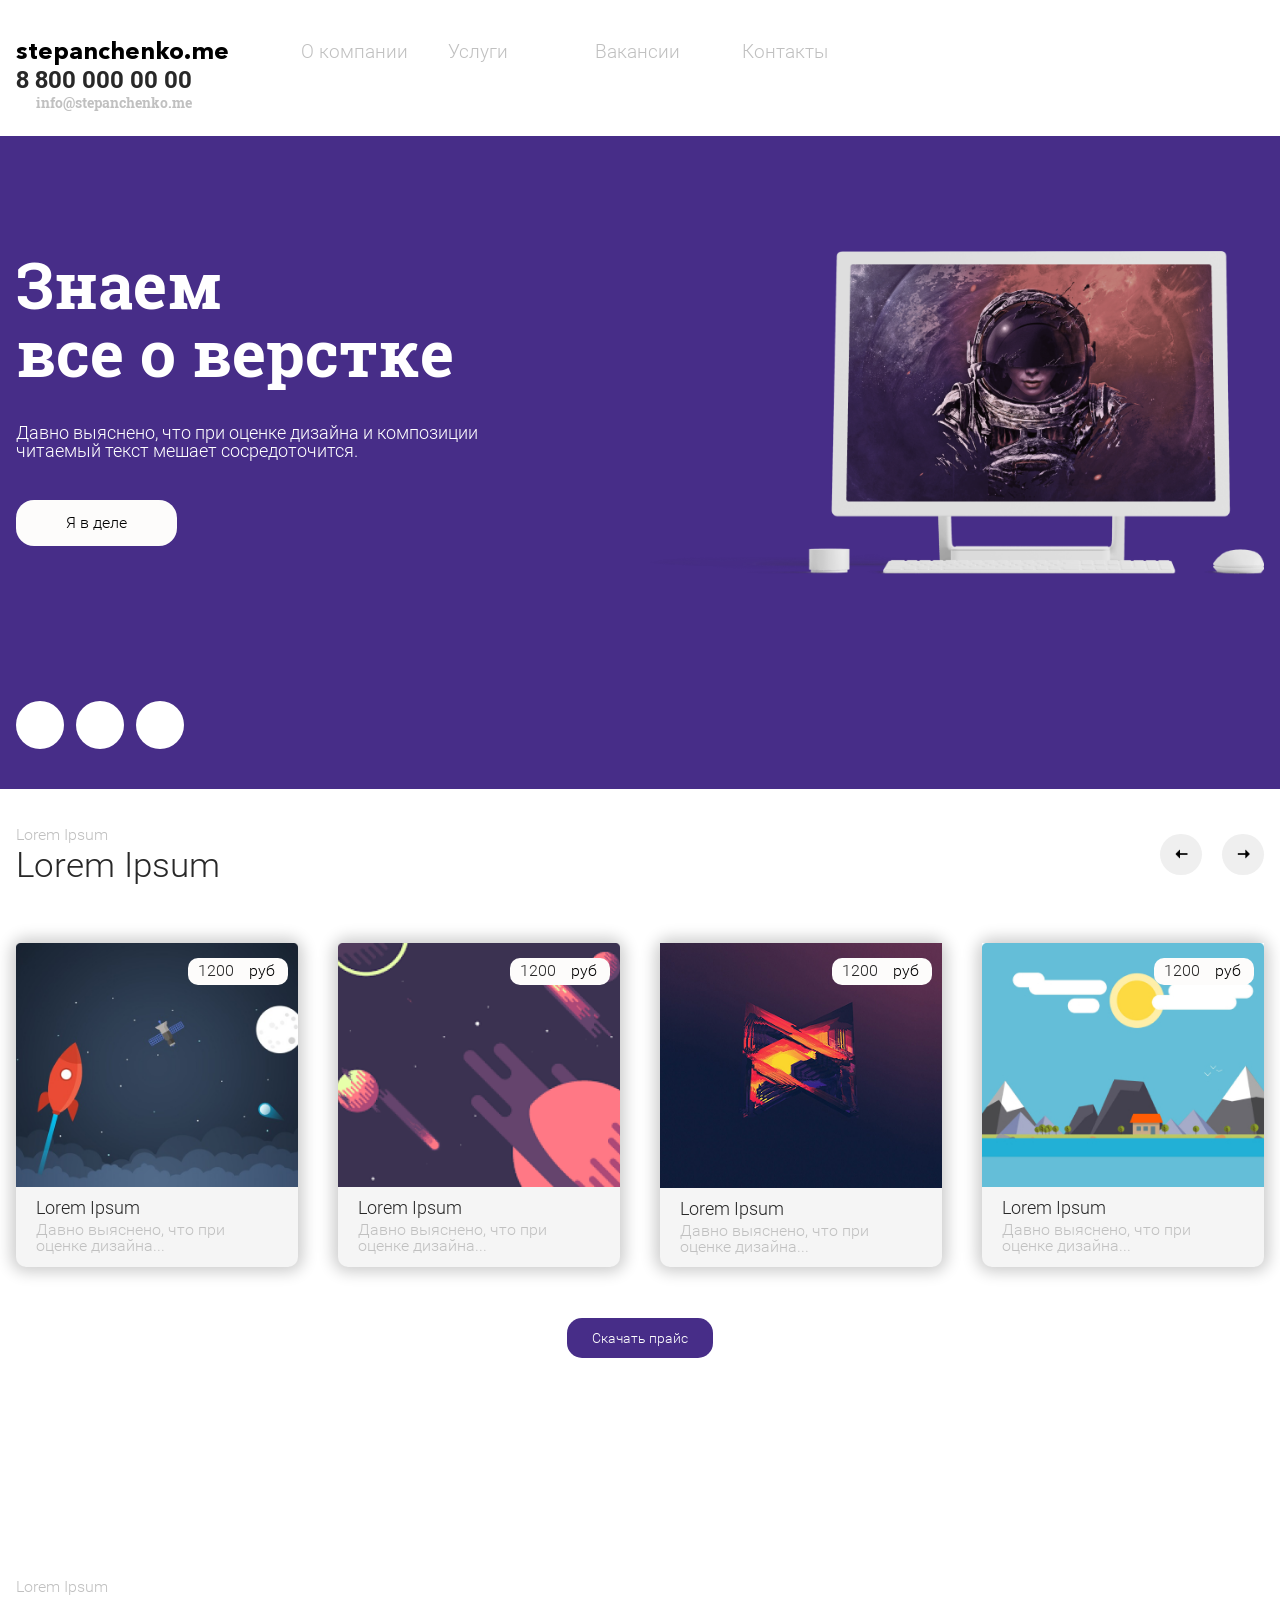
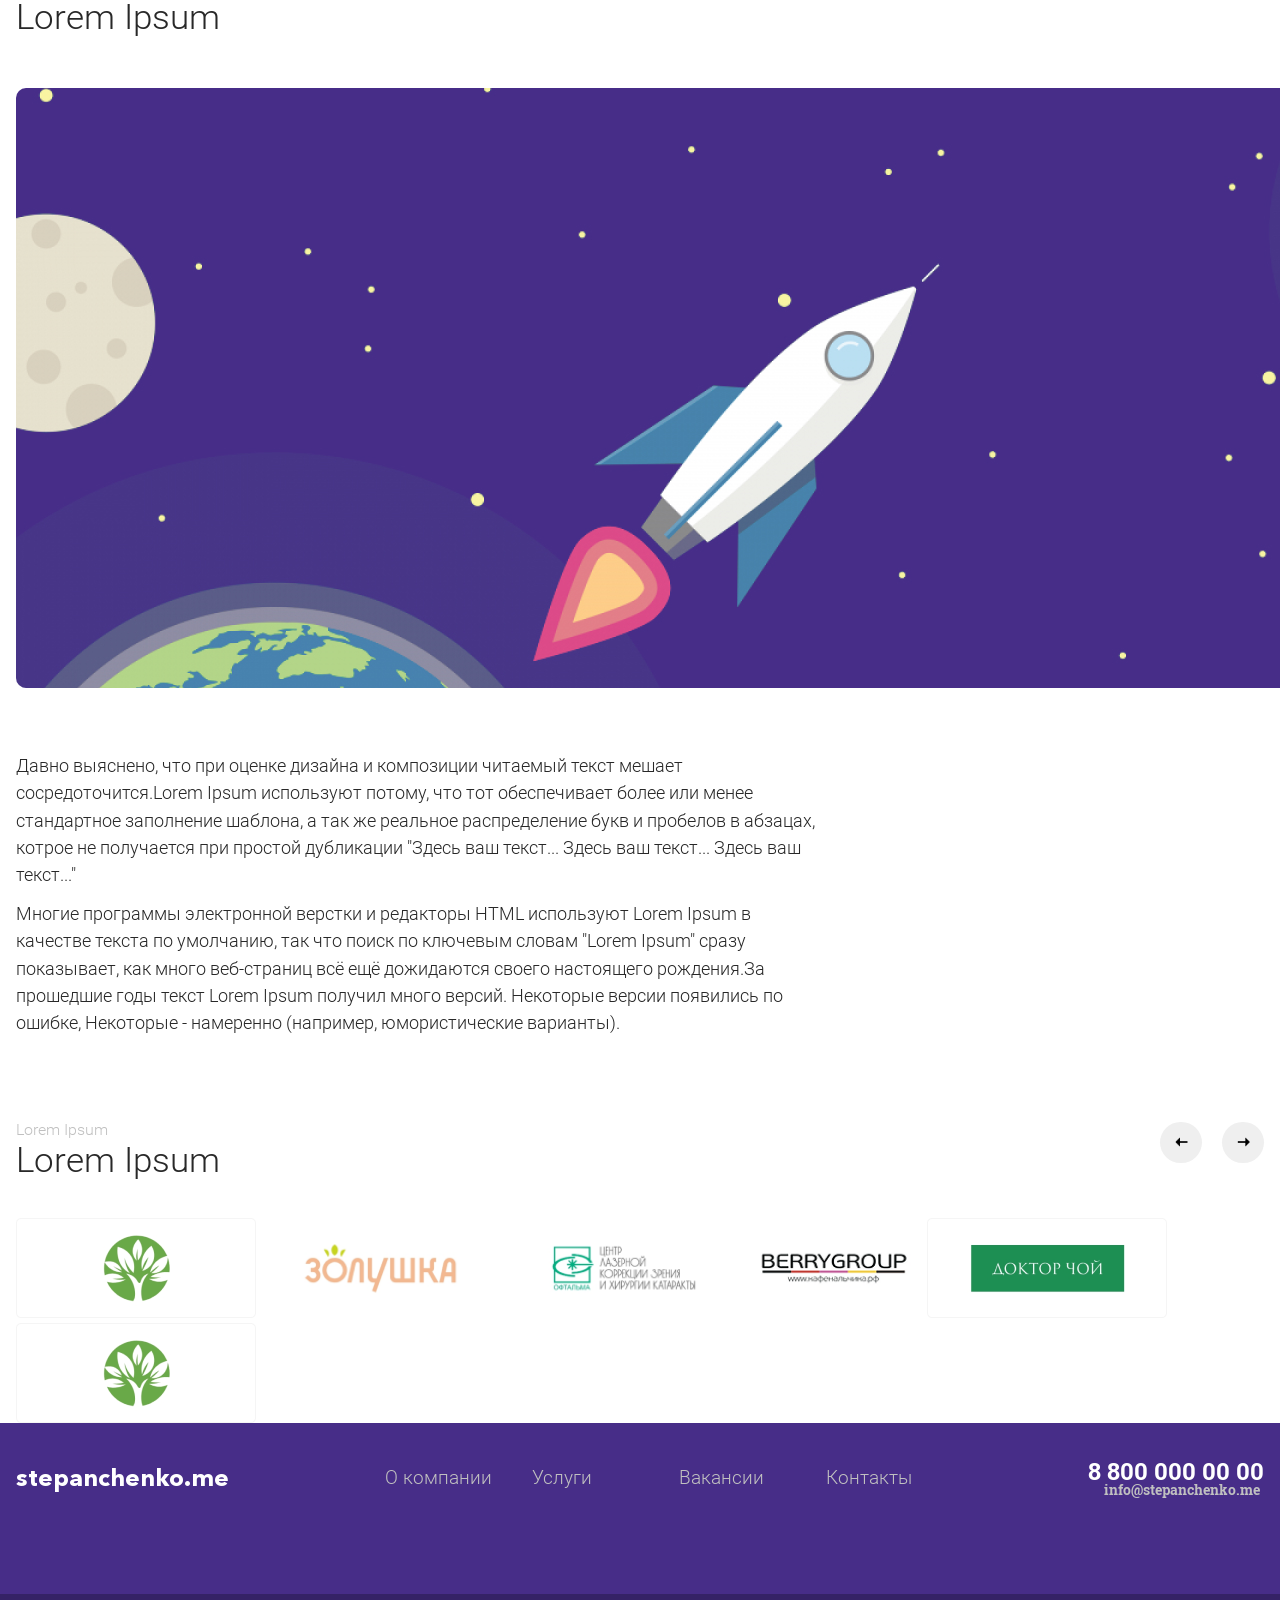
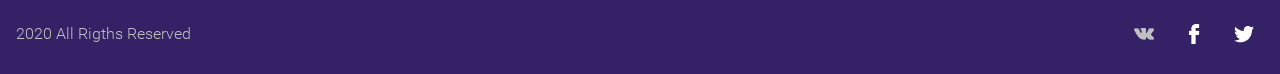
<file: project_1/index.html>
<!DOCTYPE html>
<html lang="en">
<head>
    <meta charset="UTF-8">
    <meta name="viewport" content="width=device-width, initial-scale=1.0">
    <title>stepanchenko</title>
    <link rel="stylesheet" href="assets/css/main.css">
</head>
<body>
    <div class="hero">
            <div class="container">
                    <div class="header">
                            <div class="header__logo-links-support">
                                    <div class="header__logo">
                                            <p class="logo">stepanchenko.me</p>
                                    </div>
                                        <div class="header__links">
                                                <a href="#" class="links">О компании</a>
                                                     <a href="#" class="links">Услуги</a>
                                                        <a href="#" class="links">Вакансии</a>
                                                            <a href="#" class="links">Контакты</a>
                                        </div>
                                            <div class="header__support">
                                                    <p class="support__number">8 800 000 00 00</p>
                                                        <p class="support__email">info@stepanchenko.me</p>
                                            </div>
                            </div>
                    </div>
            </div>
    </div>

        <div class="about">
                <div class="container">
                        <div class="about__content-text-image">
                                <div class="about__content-text-button">
                                        <div class="about__title">
                                                <p class="title">Знаем</p>
                                                    <p class="title__descriptions">все о верстке</p>
                                        </div>
                                            <div class="about__descriptions">
                                                    <p class="descriptions">Давно выяснено, что при оценке дизайна и композиции
                                                            читаемый текст мешает сосредоточится.
                                                    </p>
                                            </div>
                                                <div class="about__button">
                                                     <button class="button">Я в деле</button>
                                            </div>
                                </div>
                                    <div class="about__image">
                                            <img src="assets/images/cmp cos.png" alt="cos" class="about__img">
                                    </div>
                        </div>
                            <div class="about__slider">
                                    <button class="slider__button"></button>
                                        <button class="slider__button"></button>
                                            <button class="slider__button"></button>
                            </div>
                </div>
        </div>

            <div class="grid">
                    <div class="container">
                            <div class="grid__content">
                                    <div class="grid__func">
                                            <div class="grid__title">
                                                    <p class="grid__title-text">Lorem Ipsum</p>
                                                        <p class="grid__title-descriptions">Lorem Ipsum</p>
                                            </div>
                                                <div class="grid__slide-buttons">
                                                        <button class="slide__button">🠄</button>
                                                            <button class="slide__button">🠆</button>
                                                </div>
                                    </div>
                                        <div class="grid__cards">
                                                <div class="grid__card">
                                                        <img src="assets/images/rocket.png" alt="rocket" class="grid__img">
                                                            <div class="card__content">
                                                                    <div class="card__price">
                                                                        <p class="card__prices">1200</p>
                                                                            <p class="valute">руб</p>
                                                                    </div>
                                                                    <p class="card__title">Lorem Ipsum</p>
                                                                        <p class="card__text">Давно выяснено, что при оценке
                                                                                дизайна...
                                                                        </p>
                                                            </div>
                                                </div>
                                                    <div class="grid__card">
                                                            <img src="assets/images/planet.png" alt="planet" class="grid__img">
                                                                <div class="card__content">
                                                                        <div class="card__price">
                                                                                <p class="card__prices">1200</p>
                                                                                    <p class="valute">руб</p>
                                                                        </div>
                                                                        <p class="card__title">Lorem Ipsum</p>
                                                                            <p class="card__text">Давно выяснено, что при оценке
                                                                                    дизайна...
                                                                            </p>
                                                                </div>
                                                    </div>
                                                        <div class="grid__card">
                                                                <img src="assets/images/geometrik.png" alt="geometrik" class="grid__img">
                                                                    <div class="card__content">
                                                                            <div class="card__price">
                                                                                    <p class="card__prices">1200</p>
                                                                                        <p class="valute">руб</p>
                                                                            </div>
                                                                            <p class="card__title">Lorem Ipsum</p>
                                                                                <p class="card__text">Давно выяснено, что при оценке
                                                                                        дизайна...
                                                                                </p>
                                                                    </div>
                                                        </div>
                                                            <div class="grid__card">
                                                                    <img src="assets/images/home.jpg" alt="home" class="grid__img">
                                                                        <div class="card__content">
                                                                                <div class="card__price">
                                                                                        <p class="card__prices">1200</p>
                                                                                            <p class="valute">руб</p>
                                                                                </div>
                                                                                <p class="card__title">Lorem Ipsum</p>
                                                                                    <p class="card__text">Давно выяснено, что при оценке
                                                                                            дизайна...
                                                                                    </p>
                                                                        </div>
                                                            </div>
                                        </div>
                                            <div class="button__price">
                                                    <button class="price">Скачать прайс</button>
                                            </div>
                            </div>
                    </div>
            </div>
                
                <div class="features">
                                <div class="container">
                                                <div class="features__content">
                                                                <div class="features__title">
                                                                                <p class="lorem__text">Lorem Ipsum</p>
                                                                                        <p class="lorem__descriptions">Lorem Ipsum</p>
                                                                </div>
                                                                        <div class="features__image">
                                                                                        <img src="assets/images/whitepower.jpg" alt="whitepower" class="features__img">
                                                                        </div>
                                                                                <div class="features__descriptions">
                                                                                                <p class="features__design">Давно выяснено, что при оценке дизайна и композиции читаемый текст мешает
                                                                                                                сосредоточится.Lorem Ipsum используют потому, что тот обеспечивает более или менее
                                                                                                                        стандартное заполнение шаблона, а так же реальное распределение букв и пробелов в
                                                                                                                                абзацах, котрое не получается при простой дубликации "Здесь ваш текст... Здесь ваш текст...
                                                                                                                                        Здесь ваш текст..."
                                                                                                </p>
                                                                                                        <p class="features__design-text">Многие программы электронной верстки и редакторы HTML используют Lorem Ipsum в
                                                                                                                        качестве текста по умолчанию, так что поиск по ключевым словам "Lorem Ipsum" сразу
                                                                                                                                показывает, как много веб-страниц всё ещё дожидаются своего настоящего рождения.За
                                                                                                                                        прошедшие годы текст Lorem Ipsum получил много версий. Некоторые версии появились по 
                                                                                                                                                ошибке, Некоторые - намеренно (например, юмористические варианты).
                                                                                                        </p>

                                                                                </div>
                                                </div>
                                </div>
                </div>

                        <div class="services">
                                        <div class="container">
                                                        <div class="services__title-button">
                                                                        <div class="services__title">
                                                                                        <p class="services__text">Lorem Ipsum</p>
                                                                                                <p class="services__descriptions">Lorem Ipsum</p>
                                                                        </div>
                                                                                <div class="services__button">
                                                                                                <button class="left__button">🠄</button>
                                                                                                        <button class="right__button">🠆</button>
                                                                                </div>
                                                        </div>
                                                                <div class="services__sponsors">
                                                                                <img src="assets/images/drevo.png" alt="drevo" class="sponsors__image">
                                                                                        <img src="assets/images/zoly.png" alt="zoly" class="sponsors__image">
                                                                                                <img src="assets/images/lazer.png" alt="lazer" class="sponsors__image">
                                                                                                        <img src="assets/images/berry.png" alt="berry" class="sponsors__image">
                                                                                                                <img src="assets/images/tea.png" alt="tea" class="sponsors__image">
                                                                                                                        <img src="assets/images/drevo.png" alt="drevo" class="sponsors__image">
                                                                </div>
                                        </div>
                        </div>


                                <div class="footer">
                                                <div class="container">
                                                                <div class="footer__logo-links-support">
                                                                                <div class="footer__logo">
                                                                                                <p class="foot__logo">stepanchenko.me</p>
                                                                                </div>
                                                                                        <div class="footer__links">
                                                                                                        <a href="#" class="footer__link">О компании</a> 
                                                                                                                <a href="#" class="footer__link">Услуги</a>     
                                                                                                                        <a href="#" class="footer__link">Вакансии</a>
                                                                                                                                <a href="#" class="footer__link">Контакты</a>
                                                                                        </div>
                                                                                                <div class="footer__support">
                                                                                                                <p class="footer__support-number">8 800 000 00 00</p>
                                                                                                                        <p class="footer__support-email">info@stepanchenko.me</p>
                                                                                                </div>
                                                                </div>
                                                </div>
                                </div>

                                        <div class="podval">
                                                        <div class="container">
                                                                        <div class="podval__year-social">
                                                                                        <div class="podval__year">
                                                                                                <p class="year">2020 All Rigths Reserved</p>
                                                                                        </div>
                                                                                                <div class="podval__social">
                                                                                                                <img src="assets/images/Social vk.png" alt="vk" class="social">
                                                                                                                        <img src="assets/images/Social Facebook.png" alt="facebook" class="social"> 
                                                                                                                                <img src="assets/images/Social (1).png" alt="twitter" class="social">
                                                                                                </div>
                                                                        </div>
                                                        </div>
                                        </div>
</body>
</html>
</file>
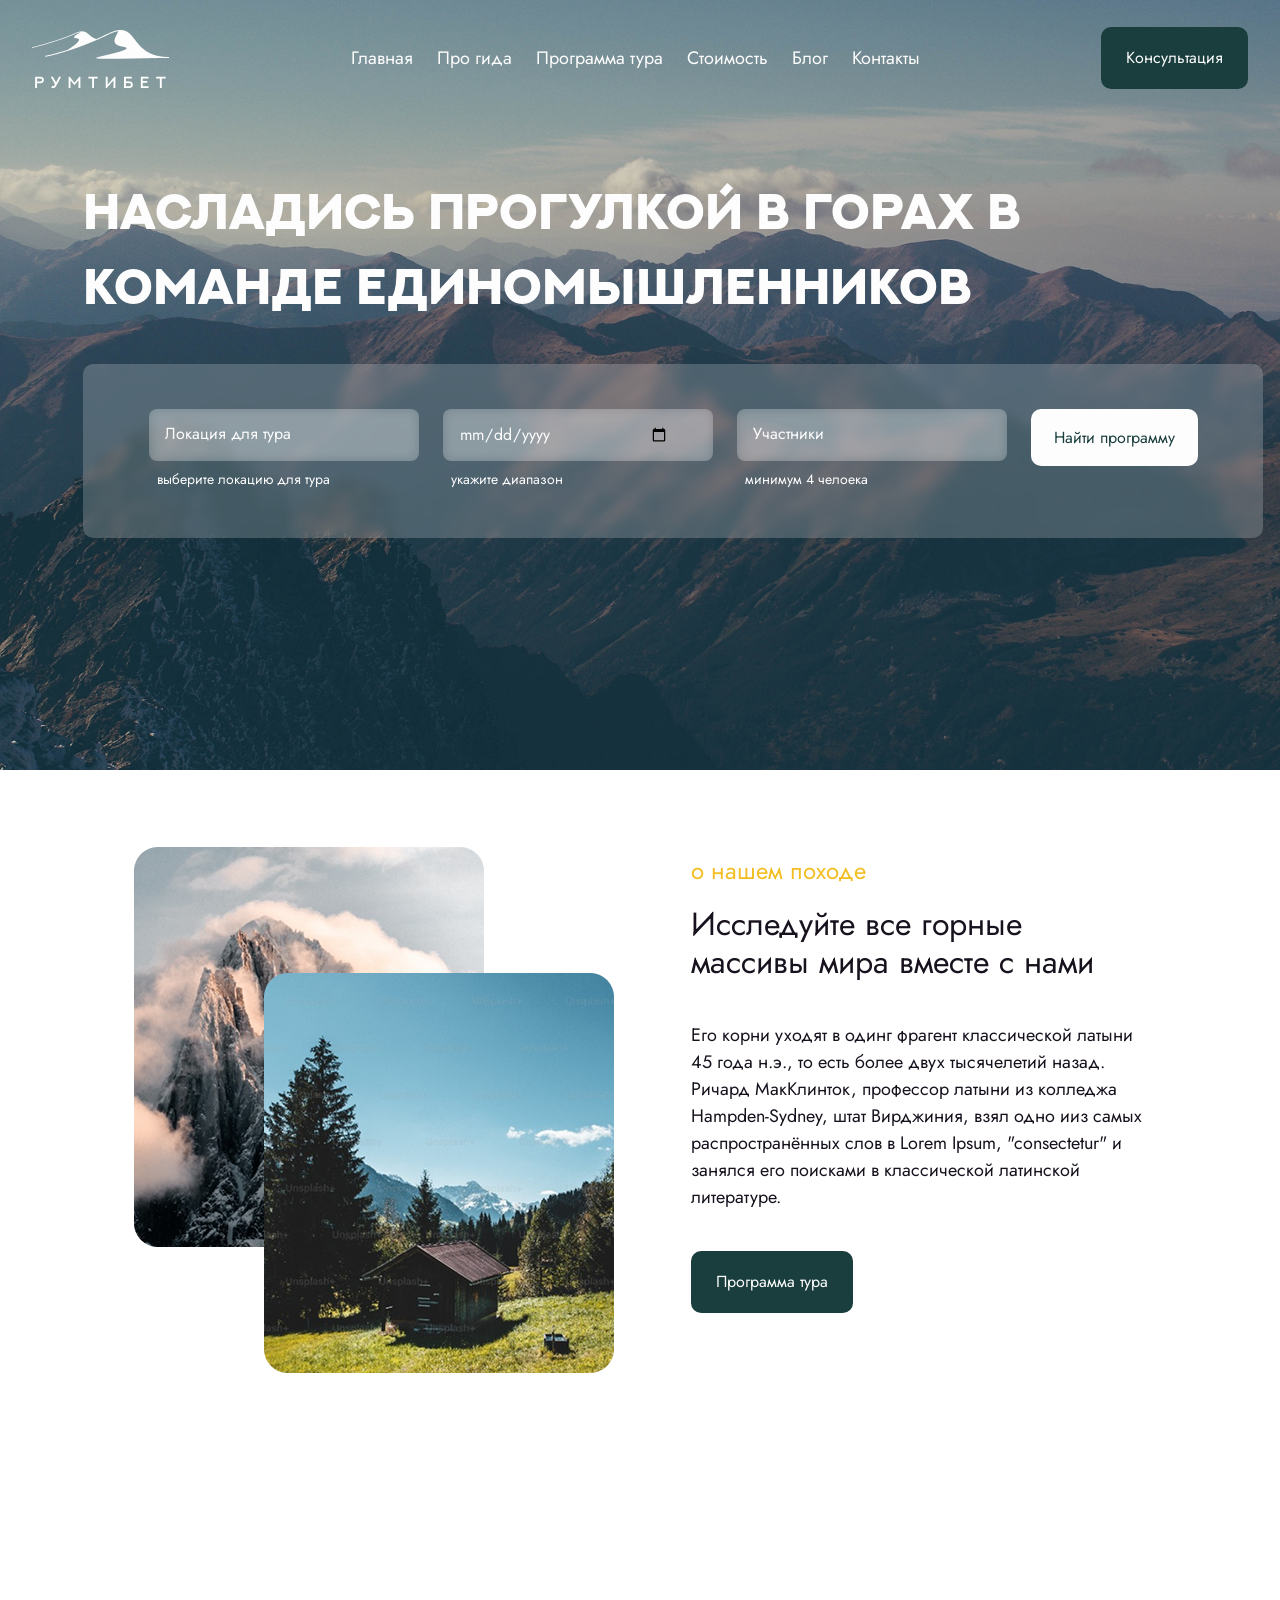
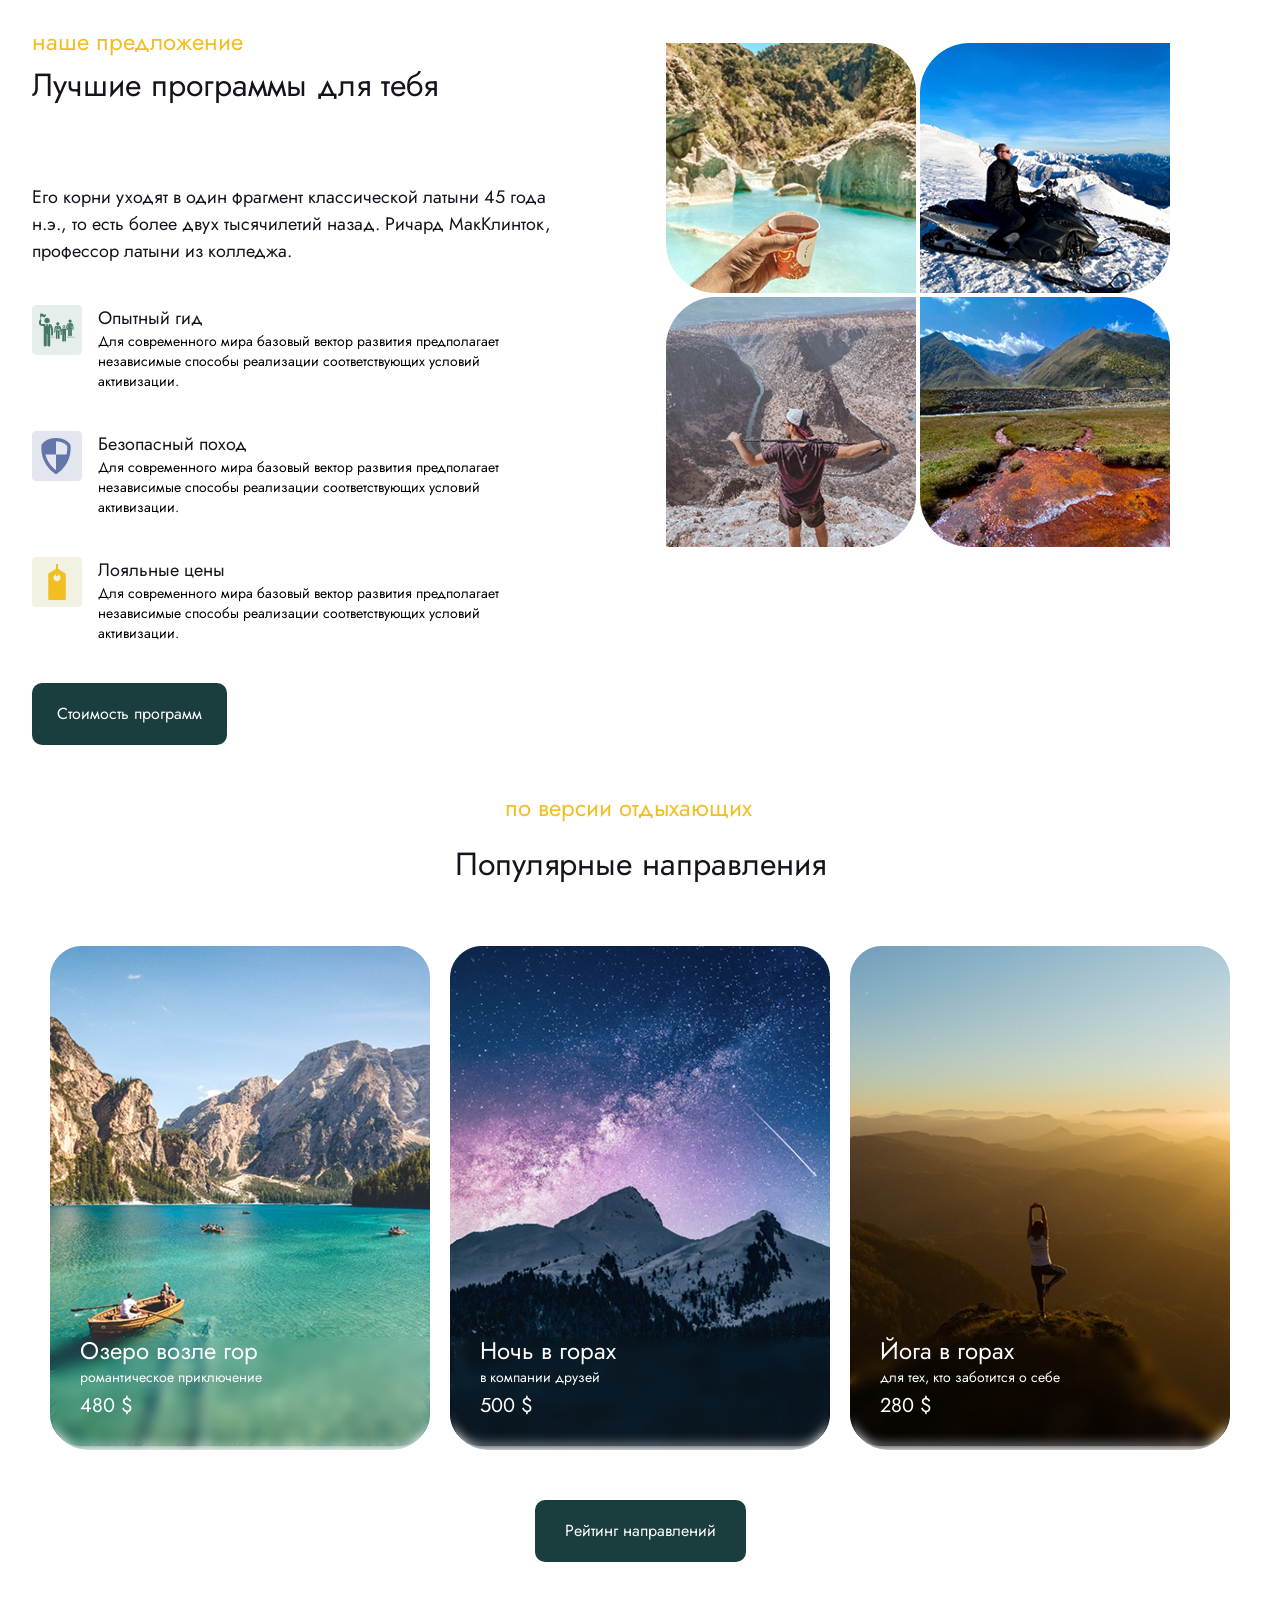
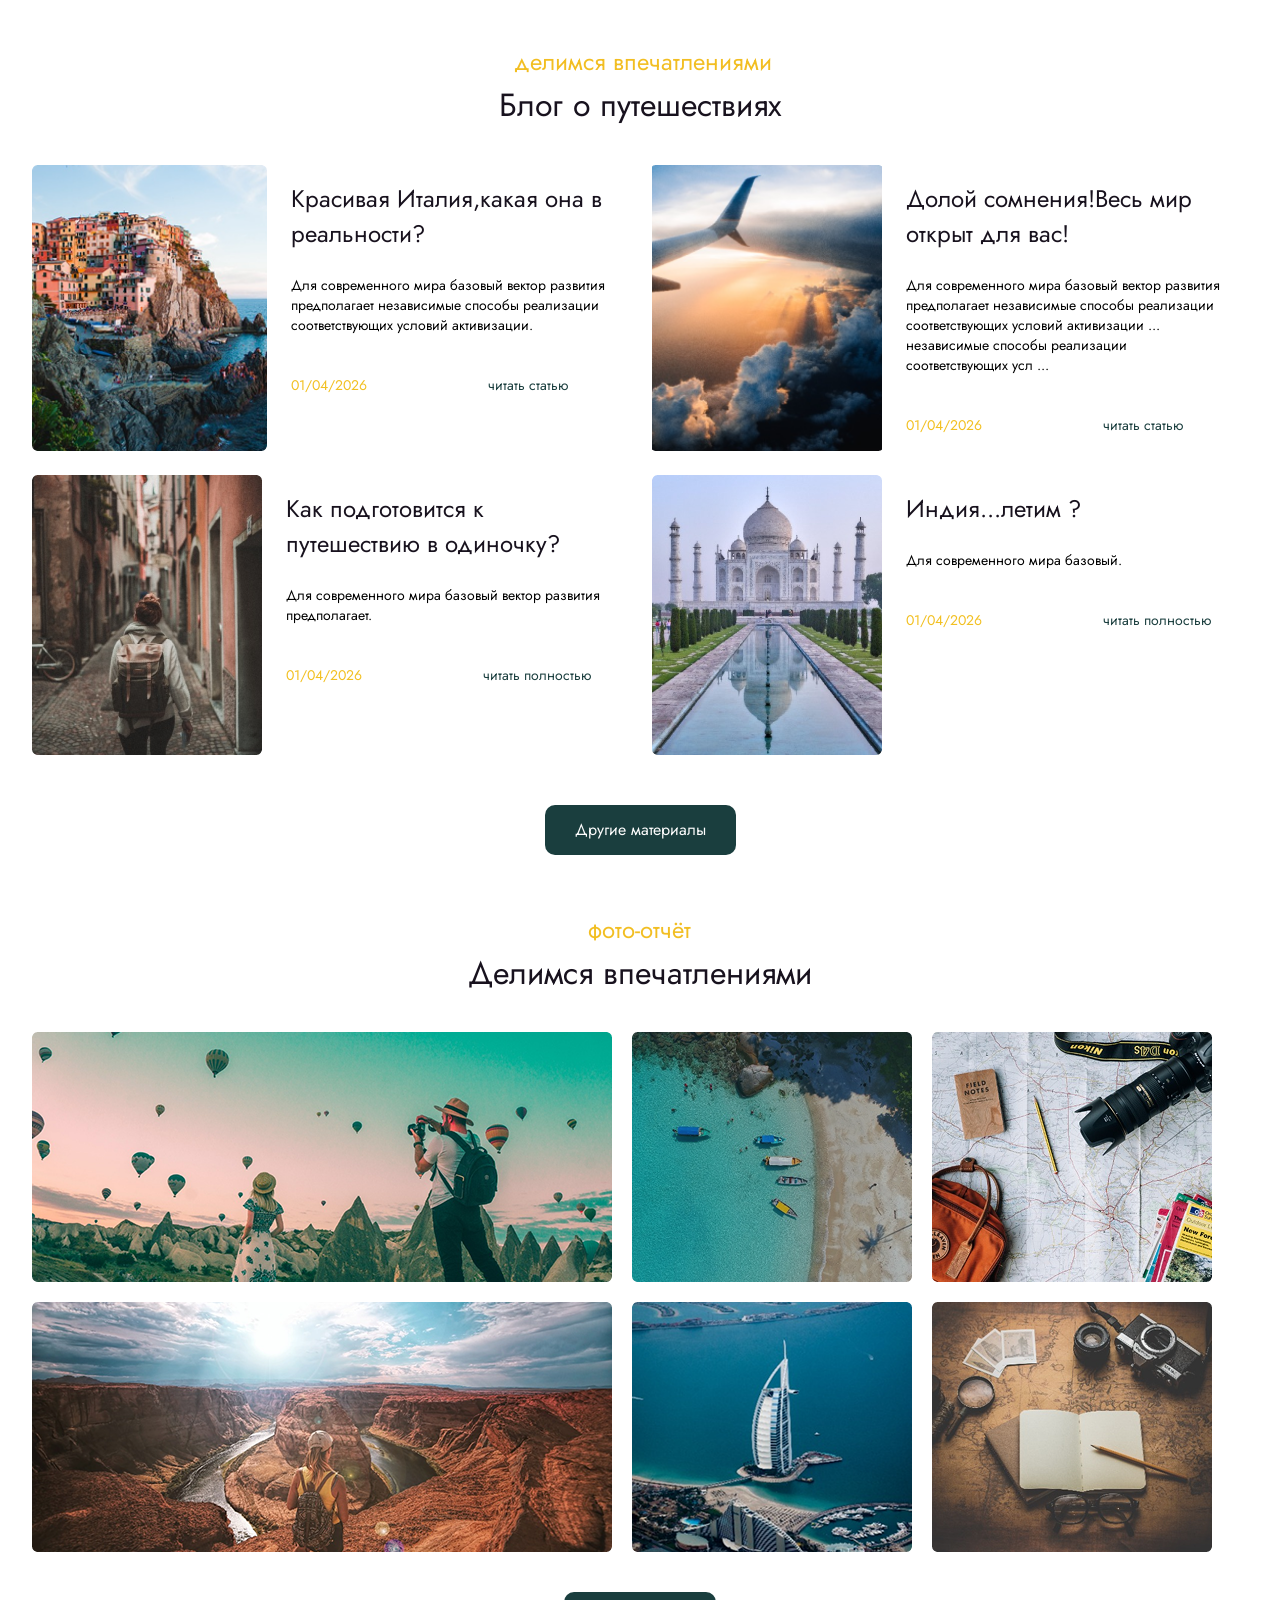
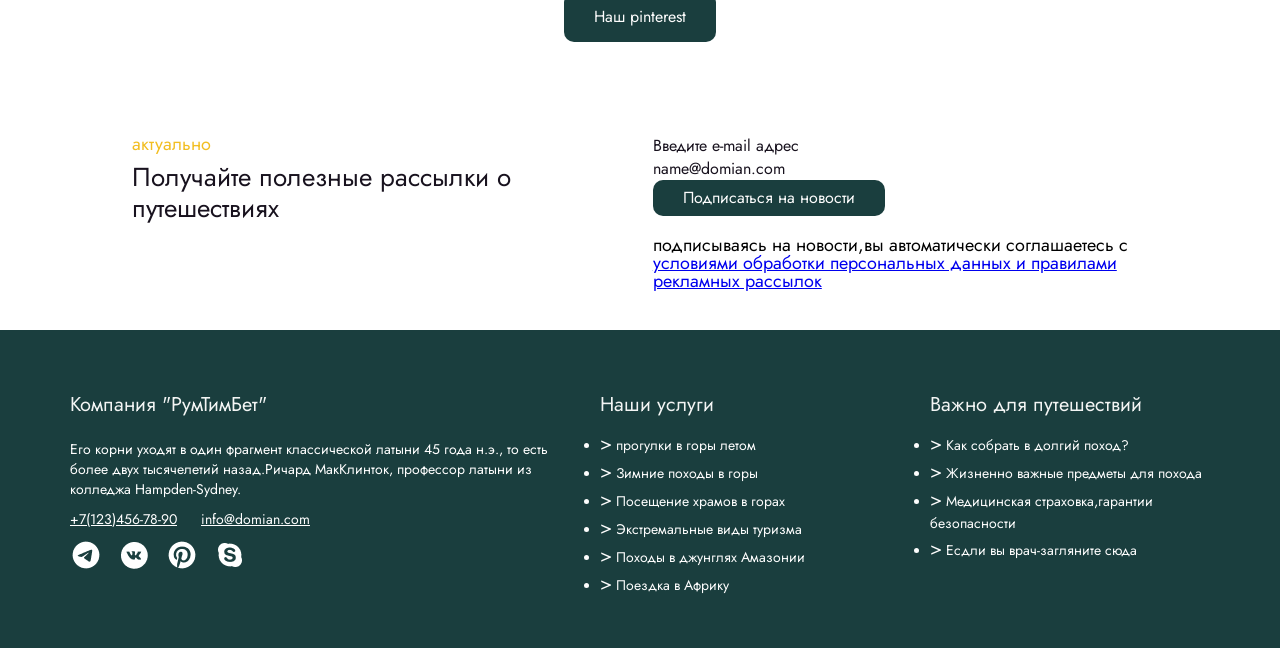
<file: project_4/projectsfour.html>
﻿<!DOCTYPE html>
<html lang="ru">
<head>
  <meta charset="UTF-8">
  <meta name="viewport" content="width=device-width, initial-scale=1.0">
  <title>Timbet</title>
  <link rel="stylesheet" href="projectfour/css/main.css">
</head>
<body>
    <div class="hero">
        <div class="container">
          <div class="header">
              <div class="header__logo-links-button">
                  <div class="header__logo">
                      <img src="projectfour/images/image timbet.png" alt="timbet" class="header__img">
                  </div>
                    <div class="header__links">
                        <a href="#" class="links">Главная</a>
                          <a href="#" class="links">Про гида</a>
                            <a href="#" class="links">Программа тура</a>
                              <a href="#" class="links">Стоимость</a>
                                <a href="#" class="links">Блог</a>
                                  <a href="#" class="links">Контакты</a> 
                    </div>
                      <div class="header__button">
                          <button class="consult">Консультация</button>
                      </div>
              </div>
          </div>
            <div class="header__title">
                <p class="title">НАСЛАДИСЬ ПРОГУЛКОЙ В ГОРАХ
                    В КОМАНДЕ ЕДИНОМЫШЛЕННИКОВ
                </p>
            </div>
              <div class="header__inputs-block">
                  <div class="header__inputs-button">
                      <div class="head__input">
                          <input type="text" class="input" list="location" placeholder="Локация для тура">
                            <datalist id="location">
                                  <option value="Пятигорск">Пятигорск</option>
                                    <option value="Минеральные Воды">Минеральные Воды</option>
                                      <option value="Железноводск">Железноводск</option>
                                        <option value="Кисловодск">Кисловодск</option>
                                          <option value="Владикавказ">Владикавказ</option>
                            </datalist>
                              <div class="input__content">
                                  <p class="content">выберите локацию для тура</p>
                              </div>
                      </div>
                        <div class="head__input">
                            <input type="date" class="input" list="hike" placeholder="Дата Похода">
                              <datalist id="hike">
                                    <option value=""></option>
                                      <option value=""></option>
                                        <option value=""></option>
                                          <option value=""></option>
                                            <option value=""></option>
                                              <option value=""></option>
                                                <option value=""></option>
                                                  <option value=""></option>
                                                    <option value=""></option>
                                                      <option value=""></option>
                              </datalist>
                                <div class="input__content">
                                    <p class="content">укажите диапазон</p>
                                </div>
                        </div>
                          <div class="head__input">
                              <input type="text" class="input" list="practic" placeholder="Участники">
                                <datalist id="practic">
                                      <option value="1">1</option>
                                        <option value="2">2</option>
                                          <option value="3">3</option>
                                            <option value="4">4</option>
                                              <option value="5">5</option>
                                                <option value="6">6</option>
                                                  <option value="7">7</option>
                                                    <option value="8">8</option>
                                                      <option value="9">9</option>
                                                        <option value="10">10</option>
                                </datalist>
                                  <div class="input__content">
                                      <p class="content">минимум 4 челоека</p>
                                  </div>
                          </div>
                            <div class="button__search">
                                <button class="search">Найти программу</button>
                            </div>
                  </div>
              </div>
        </div>
    </div>

      <div class="about">
          <div class="container">
              <div class="about__grid-content">
                  <div class="about__grid">
                      <img src="projectfour/images/image everest.png" alt="everest" class="about__img">
                        <div class="about__grid-two">
                            <img src="projectfour/images/image derev.png" alt="derev" class="about__img">
                        </div>
                  </div>
                    <div class="about__content">
                        <div class="about__title">
                            <p class="hike__title">о нашем походе</p>
                              <p class="hike__descriptions">Исследуйте все горные массивы
                                  мира вместе с нами
                              </p>
                        </div>
                          <div class="about__descriptions">
                              <p class="about__text">Его корни уходят в одинг фрагент классической латыни 45 года
                                  н.э., то есть более двух тысячелетий назад. Ричард МакКлинток,
                                    профессор латыни из колледжа Hampden-Sydney, штат
                                      Вирджиния, взял одно ииз самых распространённых слов в Lorem Ipsum,
                                        "consectetur" и занялся его поисками в классической латинской
                                          литературе.
                              </p>
                          </div>
                            <div class="about__button">
                                <button class="programm">Программа тура</button>
                            </div>
                    </div>
              </div>
          </div>
      </div>

        <div class="services">
            <div class="container">
                <div class="services__content-grid">
                    <div class="services__content">
                        <div class="services__title">
                            <p class="services__title-text">наше предложение</p>
                              <p class="services__descriptions-text">Лучшие программы для тебя</p>
                        </div>
                          <div class="services__descriptions">
                              <p class="descriptions__text">Его корни уходят в один фрагмент классической латыни 45 года
                                  н.э., то есть более двух тысячилетий назад. Ричард МакКлинток,
                                    профессор латыни из колледжа.
                              </p>
                          </div>
                            <div class="services__cards">
                                <div class="services__card">
                                    <img src="projectfour/images/human gid.png" alt="gid" class="services__img">
                                      <div class="content__card">
                                          <p class="content__title">Опытный гид</p>
                                            <p class="content__descriptions">Для современного мира базовый вектор развития предполагает
                                                независимые способы реализации соответствующих условий активизации.
                                            </p>
                                      </div>
                                </div>
                                  <div class="services__card">
                                      <img src="projectfour/images/shit.png" alt="shit" class="services__img">
                                        <div class="content__card">
                                            <p class="content__title">Безопасный поход</p>
                                              <p class="content__descriptions">Для современного мира базовый вектор развития предполагает
                                                  независимые способы реализации соответствующих условий активизации.
                                              </p>
                                        </div>
                                  </div>
                                    <div class="services__card">
                                        <img src="projectfour/images/ticket.png" alt="ticket" class="services__img">
                                          <div class="content__card">
                                              <p class="content__title">Лояльные цены</p>
                                                <p class="content__descriptions">Для современного мира базовый вектор развития предполагает
                                                    независимые способы реализации соответствующих условий активизации.
                                                </p>
                                          </div>
                                    </div>
                                      <div class="services__button">
                                          <button class="services__btn">Стоимость программ</button>
                                      </div>
                            </div>
                    </div>
                      <div class="services__grid">
                          <img src="projectfour/images/image tea.png" alt="tea" class="grid__images">
                            <img src="projectfour/images/image winter.png" alt="winter" class="grid__images">
                              <img src="projectfour/images/image human.png" alt="human" class="grid__images">
                                <img src="projectfour/images/image green.png" alt="green" class="grid__images">
                      </div>
                </div>
            </div>
        </div>

          <div class="offers">
              <div class="container">
                  <div class="offers__content-button">
                        <div class="offers__title">
                            <p class="title--1">по версии отдыхающих</p>
                              <p class="descriptions--1">Популярные направления</p>
                        </div>
                          <div class="offers__cards">
                              <div class="offers__card">
                                  <img src="projectfour/images/image grev.png" alt="grev" class="offers__img">
                                    <div class="offers__content">
                                        <p class="content__title--1">Озеро возле гор</p>
                                          <p class="content__descriptions--1">романтическое приключение</p>
                                            <div class="offers__prices">
                                                <p class="prices">480 $</p>
                                              </div>
                                    </div>
                              </div>
                                <div class="offers__card">
                                    <img src="projectfour/images/image lod.png" alt="lod" class="offers__img">
                                      <div class="offers__content">
                                          <p class="content__title--1">Ночь в горах</p>
                                            <p class="content__descriptions--1">в компании друзей</p>
                                              <div class="offers__prices">
                                                  <p class="prices">500 $</p>
                                      </div>
                                      </div>
                                </div>
                                  <div class="offers__card">
                                      <img src="projectfour/images/image ioga.png" alt="ioga" class="offers__img">
                                        <div class="offers__content">
                                            <p class="content__title--1">Йога в горах</p>
                                              <p class="content__descriptions--1">для тех, кто заботится о себе</p>
                                                <div class="offers__prices">
                                                    <p class="prices">280 $</p>
                                                      </div>
                                        </div>
                                  </div>
                          </div>
                            <div class="rating__button">
                                <button class="rating">Рейтинг направлений</button>
                            </div>
                  </div>
              </div>
          </div>


            <div class="features">
                <div class="container">
                    <div class="features__title-content-cards">
                        <div class="features__title">
                            <p class="title--2">делимся впечатлениями</p>
                              <p class="descriptions--2">Блог о путешествиях</p>
                        </div>
                      <div class="features__cards">
                          <div class="features__card">
                              <img src="projectfour/images/italy house.png" alt="house" class="features__img">
                            <div class="features__content">
                                <div class="features__content-title">
                                    <p class="content__title--2">Красивая Италия,какая
                                        она в реальности?
                                    </p>
                                </div>
                                  <div class="features__descriptions">
                                      <p class="features__descriptions--1">Для современного мира базовый вектор
                                          развития предполагает независимые
                                            способы реализации соответствующих
                                              условий активизации.
                                      </p>
                                  </div>
                                    <div class="features__date">
                                        <p class="date--1">01/04/2026</p>
                                          <p class="date--2">читать статью</p>
                                    </div>
                            </div>
                      </div>
                        <div class="features__card">
                            <img src="projectfour/images/image nebo.png" alt="nebo" class="features__img">
                              <div class="features__content">
                                  <div class="features__content-title">
                                      <p class="content__title--2">Долой сомнения!Весь
                                          мир открыт для вас!
                                      </p>
                                  </div>
                                    <div class="features__descriptions">
                                        <p class="features__descriptions--1">Для современного мира базовый вектор
                                            развития предполагает независимые
                                            способы реализации соответствующих
                                              условий активизации ... независимые
                                                способы реализации соответствующих усл ...
                                        </p>
                                    </div>
                                      <div class="features__date">
                                          <p class="date--1">01/04/2026</p>
                                            <p class="date--2">читать статью</p>
                                      </div>
                              </div>
                        </div>
                          <div class="features__card">
                              <img src="projectfour/images/image human city.png" alt="city" class="features__img">
                                <div class="features__content">
                                    <div class="features__content-title">
                                        <p class="content__title--2">Как подготовится к
                                            путешествию в 
                                              одиночку?
                                        </p>
                                    </div>
                                      <div class="features__descriptions">
                                          <p class="features__descriptions--1">Для современного мира базовый вектор
                                              развития предполагает.
                                          </p>
                                      </div>
                                        <div class="features__date">
                                            <p class="date--1">01/04/2026</p>
                                              <p class="date--2">читать полностью</p>
                                        </div>
                                </div>
                          </div>
                            <div class="features__card">
                                <img src="projectfour/images/image mahal.png" alt="mahal" class="features__img">
                                  <div class="features__content">
                                      <div class="features__content-title">
                                          <p class="content__title--2">Индия...летим ?</p>
                                      </div>
                                        <div class="features__descriptions">
                                              <p class="features__descriptions--1">Для современного мира базовый.</p>
                                        </div>
                                          <div class="features__date">
                                              <p class="date--1">01/04/2026</p>
                                                <p class="date--2">читать полностью</p>
                                          </div>
                                  </div>
                            </div>
                      </div>
                        <div class="features__button">
                            <button class="feat">Другие материалы</button>
                        </div>
            </div>
          </div>
            </div>

              <div class="photos">
                  <div class="container">
                      <div class="photos__title-image">
                          <div class="photos__title">
                              <p class="title--3">фото-отчёт</p>
                                <p class="descriptions--3">Делимся впечатлениями</p>
                          </div>
                            <div class="images__grid">
                                <img src="projectfour/images/image cappadocia.png" alt="cappadocia" class="photos__img--1">
                                  <img src="projectfour/images/image sands.png" alt="sands" class="photos__img--2">
                                    <img src="projectfour/images/image map.png" alt="map" class="photos__img--2">
                                      <img src="projectfour/images/image conoin.png" alt="conoin" class="photos__img--1">
                                        <img src="projectfour/images/image parus.png" alt="parus" class="photos__img--2">
                                          <img src="projectfour/images/image jons.png" alt="jons" class="photos__img--2">
                            </div>
                              <div class="pinterest__btn">
                                  <button class="pinterest">Наш pinterest</button>
                              </div>
                      </div>
                  </div>
              </div>


                <div class="footer">
                    <div class="container">
                        <div class="footer__contacts">
                            <div class="footer__title">
                                <p class="title--4">актуально</p>
                                  <p class="descriptions--4">Получайте полезные
                                      рассылки о путешествиях
                                  </p>
                            </div>
                              <div class="footer__support">
                                  <div class="footer__email">
                                      <p class="email__text">Введите e-mail адрес</p>
                                        <p class="email">name@domian.com</p>
                                          <div class="support__button">
                                              <button class="support">Подписаться на новости</button>
                                          </div>
                                  </div>
                                    <div class="footer__base">
                                        <p class="base">подписываясь на новости,вы автоматически соглашаетесь с <a href="#" class="base__link">условиями
                                            обработки персональных данных и правилами рекламных рассылок
                                        </a></p>
                                    </div>
                              </div>
                        </div>
                    </div>
                </div>


                  <div class="podval">
                      <div class="container">
                          <div class="podval__content">
                              <div class="podval__blocks">
                                  <div class="podval__card--1">
                                      <div class="podval__title">
                                          <p class="title--5">Компания "РумТимБет"</p>
                                      </div>
                                        <div class="podval__descriptions">
                                            <p class="descriptions--5">Его корни уходят в один фрагмент классической латыни 45 года
                                                н.э., то есть более двух тысячелетий назад.Ричард МакКлинток,
                                                  профессор латыни из колледжа Hampden-Sydney.
                                            </p>
                                        </div>
                                          <div class="podval__contacts">
                                              <a href="#" class="number">+7(123)456-78-90</a>
                                                <a href="#" class="email--1">info@domian.com</a>
                                          </div>
                                            <div class="podval__links">
                                                <img src="projectfour/images/telegram.png" alt="telegram" class="links__img">
                                                  <img src="projectfour/images/vk.png" alt="vk" class="links__img">
                                                    <img src="projectfour/images/pinterest.png" alt="pinterest" class="links__img">
                                                      <img src="projectfour/images/skype.png" alt="skype" class="links__img">
                                            </div>
                                  </div>
                                    <div class="podval__card--2">
                                        <div class="podval__title">
                                            <p class="title--5">Наши услуги</p>
                                        </div>
                                          <div class="podval__service">
                                                <ul class="service__list">
                                                    <li class="service__item">
                                                        <span class="arrow">></span>
                                                          <a href="#" class="links--1">прогулки в горы летом</a>
                                                    </li>
                                                      <li class="service__item">
                                                          <span class="arrow">></span>
                                                            <a href="#" class="links--1">Зимние походы в горы</a>
                                                      </li>
                                                        <li class="service__item">
                                                            <span class="arrow">></span>
                                                              <a href="#" class="links--1">Посещение храмов в горах</a>
                                                        </li>
                                                          <li class="service__item">
                                                              <span class="arrow">></span>
                                                                <a href="#" class="links--1">Экстремальные виды туризма</a>
                                                          </li>
                                                            <li class="service__item">
                                                                <span class="arrow">></span>
                                                                  <a href="#" class="links--1">Походы в джунглях Амазонии</a>
                                                            </li>
                                                              <li class="service__item">
                                                                  <span class="arrow">></span>
                                                                    <a href="#" class="links--1">Поездка в Африку</a>
                                                              </li>
                                                </ul>
                                          </div>
                                    </div>
                                      <div class="podval__card--3">
                                            <div class="podval__title">
                                                <p class="title--5">Важно для путешествий</p>
                                            </div>
                                              <div class="podval__service">
                                                  <ul class="service__list">
                                                      <li class="service__item">
                                                          <span class="arrow">></span>
                                                            <a href="#" class="links--1">Как собрать в долгий поход?</a>
                                                      </li>
                                                        <li class="service__item">
                                                            <span class="arrow">></span>
                                                              <a href="#" class="links--1">Жизненно важные предметы для
                                                                  похода</a>
                                                        </li>
                                                          <li class="service__item">
                                                              <span class="arrow">></span>
                                                                <a href="#" class="links--1">Медицинская страховка,гарантии
                                                                    безопасности
                                                                </a>
                                                          </li>
                                                            <li class="service__item">
                                                                <span class="arrow">></span>
                                                                  <a href="#" class="links--1">Есдли вы врач-загляните сюда</a>
                                                            </li>
                                                  </ul>
                                              </div>
                                      </div>
                              </div>
                          </div>
                      </div>
                  </div>
</body>
</html>
</file>
<file: project_1/assets/css/main.css>
@font-face {
    font-family: 'Avenir Next Cyr';
    src: url('../Fonts/avenirnextcyr-bold.ttf') format('truetype');
    font-weight: 800; 
}
@font-face {
    font-family: 'Roboto Slab';
    src: url('../Fonts/roboto-slab-bold.ttf') format('truetype');
    font-weight: 700;
}
@font-face {
    font-family: 'Roboto Light';
    src: url('../Fonts/ofont.ru_Roboto Light.ttf') format('truetype');
    font-weight: 300;
}
*{
    margin: 0;
    padding: 0;
    box-sizing: border-box;
}
.container {
    width: 100%;
    max-width: 1440px;
    padding: 0 16px;
    margin: 0 auto;
}
body {
    width: 100%;
    max-width: 100%;
    min-height: 100vh;
    margin: 0 auto;
    padding: 0;
    box-sizing: border-box;
    overflow-x: hidden;
}
.hero {
    width: 100%;
    height: auto;
}
.header {
    width: 100%;
    height: auto;
    min-height: 100px;
}
.header__logo-links-support {
    align-items: center;
    display: flex;
    flex-wrap: wrap;
    margin-block: 36px;
}
.header__logo {
    padding-inline-end: clamp(16px, 7vw, 72px);
}
.logo {
    font-family: 'Avenir Next Cyr';
    font-weight: 800;
    font-style: normal;
    font-size: 1.5rem;
    line-height: 128%;
    letter-spacing: -2%;
    color: rgba(0, 0, 0, 1);
}
.header__links {
    display: grid;
    grid-template-columns: repeat(4, 1fr);
    gap: 40px;
    padding-inline-end: clamp(16px, 20vw, 391px);
}
.links {
    font-family: 'Roboto Light';
    font-weight: 300;
    font-style: normal;
    font-size: 1.2rem;
    line-height: 100%;
    letter-spacing: 0%;
    color: rgba(192, 192, 192, 1);
    text-decoration: none;
    transition: color 0.3s ease;
}
.links:hover {
    color: rgba(0, 0, 0, 1);
}
.header__support {
    display: flex;
    flex-direction: column;
}
.support__number {
    font-family: 'Roboto Slab';
    font-weight: 700;
    font-style: normal;
    font-size: 1.5rem;
    line-height: 100%;
    letter-spacing: 0%;
    color: rgba(40, 40, 40, 1);
}
.support__email {
    padding: 5px 0 0 20px;
    font-family: 'Roboto Slab';
    font-weight: 300;
    font-style: normal;
    font-size: 0.875rem;
    line-height: 100%;
    letter-spacing: 0%;
    color: rgba(192, 192, 192, 1);
    transition: color 0.3s ease;
    cursor: pointer;
}
.support__email:hover {
    color: rgba(0, 0, 0, 1);
}
.about {
    width: 100%;
    height: auto;
    min-height: 600px;
    background-color: rgba(71, 45, 136, 1);
    overflow: hidden;
}
.about__content-text-image {
    display: flex;
}
.about__content-text-button {
    flex: 1;
    height: auto;
    margin-block: clamp(16px, 9vw, 126px);
}
.about__title {
    padding: 0 0 37px 0;
    width: 100%;
    max-width: 660px;
    height: auto;
    min-height: 148px 
}
.title {
    font-family: 'Roboto Slab';
    font-weight: 400;
    font-style: normal;
    font-size: 4rem;
    line-height: 106%;
    letter-spacing: 0%;
    color: rgba(255, 255, 255, 1);
}
.title__descriptions {
    font-family: 'Roboto Slab';
    font-weight: 400;
    font-style: normal;
    font-size: 4rem;
    letter-spacing: 0%;
    line-height: 106%;
    color: rgba(255, 255, 255, 1);
}
.about__descriptions {
    width: 100%;
    max-width: 493px;
    height: auto;
    min-height: 42px;
    padding: 0 0 40px 0;
}
.descriptions {
    font-family: 'Roboto Light';
    font-weight: 300;
    font-style: normal;
    font-size: 1.125rem;
    line-height: 100%;
    letter-spacing: 0%;
    color: rgba(255, 255, 255, 1);
}
.about__button {
    width: auto;
    height: auto;
}
.button {
    padding: 15px 50px;
    border: none;
    border-radius: 18px;
    background-color: rgba(253, 252, 251, 1);
    color: rgba(0, 0, 0, 1);
    font-family: 'Roboto Light';
    font-weight: 400;
    font-style: normal;
    font-size: 1rem;
    line-height: 100%;
    letter-spacing: 0%;
    transition: all 0.3s ease;
}
.button:hover {
    transform: translateY(-5px);
}
.about__image {
    flex: 1;
    display: flex;
    margin-block: clamp(16px, 9vw, 126px);
    position: relative;
}
.about__img {
    max-width: 100%;
    object-fit: contain;
    aspect-ratio: 747/400;
}
.about__slider {
    display: flex;
    gap: 12px;
    margin-bottom: 40px;
}
.slider__button {
    width: 48px;
    height: 48px;
    border-radius: 50%;
    border: none;
    background: #fff;
    color: #fff;
    font-size: 18px;
    display: flex;
    align-items: center;
    justify-content: center;
    cursor: pointer;
    transition: all 0.25s ease;
}
.slider__button:hover {
    background: #2a2a2a;
    transform: translateY(-5px);
}
.grid { 
    width: 100%;
    height: auto;
    min-height: 700px;
}
.grid__content {
    flex: 1;
}
.grid__func {
    display: flex;
    align-items: center;
    justify-content: space-between;
    margin-block-start: clamp(16px, 3vw, 40px);
}
.grid__title {
    flex: 1;
}
.grid__title-text {
    font-family: 'Roboto Light';
    font-weight: 400;
    font-style: normal;
    font-size: 1rem;
    line-height: 100%;
    letter-spacing: 0%;
    color: rgba(192, 192, 192, 1);
}
.grid__title-descriptions {
    font-family: 'Roboto Light';
    font-weight: 400;
    font-style: normal;
    font-size: 2.20rem;
    line-height: 100%;
    letter-spacing: 0%;
    color: rgba(40, 40, 40, 1);
    padding: 5px 0 0 0;
}
.grid__slide-buttons {
    display: grid;
    grid-template-columns: repeat(2, 1fr);
    gap: 20px;
}
.slide__button {
    width: 42px;
    height: 41px;
    border-radius: 50px;
    border: none;
    transition: all 0.3s ease;
}
.slide__button:hover {
    transform: translateY(-5px);
    box-shadow: 0 5px 15px rgba(0, 0, 0, 0.5);
}
.grid__cards {
    display: grid;
    grid-template-columns: repeat(auto-fit, minmax(250px, 1fr));
    gap: 40px;
    margin-block-start: clamp(16px, 7vw, 60px);
}
.grid__card {
    display: flex;
    flex-wrap: wrap;
    position: relative;
    background-color: rgba(245, 245, 245, 1);
    border-radius: 10px;
    box-shadow: 0 0 15px 5px rgba(0, 0, 0, 0.2);
}
.grid__img {
    object-fit: cover;
    width: 100%;
    height: auto;
}
.card__price {
    width: 100px;
    height: 27px;
    display: flex;
    position: absolute;
    top: 15px;
    right: 10px;
    gap: 5px;
    background-color: rgba(253, 252, 251, 1);
    border-radius: 10px;
}
.card__prices,
.valute {
    padding: 5px 0px 5px 10px;
}
.card__prices {
    font-family: 'Roboto Light';
    font-weight: 300;
    font-style: normal;
    font-size: 1rem;
    line-height: 100%;
    letter-spacing: 0%;
    color: rgba(40, 40, 40, 1);
}
.valute {
    font-family: 'Roboto Light';
    font-weight: 300;
    font-style: normal;
    font-size: 1rem;
    line-height: 100%;
    letter-spacing: 0%;
}
.card__content {
    padding: 12px 20px 12px 20px;
}
.card__title {
    font-family: 'Roboto Light';
    font-weight: 300;
    font-style: normal;
    font-size: 1.125rem;
    line-height: 100%;
    letter-spacing: 0%;
    color: rgba(40, 40, 40, 1);
    padding: 0 0 5px 0;
}
.card__text {
    font-family: 'Roboto Light';
    font-weight: 300;
    font-style: normal;
    font-size: 1rem;
    line-height: 100%;
    letter-spacing: 0%;
    color: rgba(192, 192, 192, 1);
}
.button__price {
    display: flex;
    justify-content: center;
    margin-top: clamp(16px, 4vw, 60px);
}
.price {
    padding: 12px 25px;
    border: none;
    border-radius: 15px;
    font-family: 'Roboto Light';
    font-weight: 300;
    font-size: 0.875rem;
    color: rgba(255, 255, 255, 1);
    background-color: rgba(71, 45, 136, 1);
    transition: all 0.3s ease;
}
.price:hover {
    transform: translateY(-5px);
}
.features {
    width: 100%;
    height: auto;
    min-height: 1195px;
    overflow: hidden;
}
.features__content {
    display: flex;
    flex-direction: column;
}
.features__title {
    display: grid;
    margin-block: clamp(16px, 4.1vw, 60px);
}
.lorem__text {
    font-family: 'Roboto Light';
    font-weight: 400;
    font-style: normal;
    font-size: 1rem;
    line-height: 100%;
    letter-spacing: 0%;
    color: rgba(192, 192, 192, 1);
    padding: 0 0 5px 0;
}
.lorem__descriptions {
    font-family: 'Roboto Light';
    font-weight: 300;
    font-style: normal;
    font-size: 2.20rem;
    line-height: 100%;
    letter-spacing: 0%;
    color: rgba(40, 40, 40, 1);
}
.features__image {
    width: 100%;
    height: auto;
    position: relative;
}
.features__img {
    object-fit: cover;
    border-radius: 10px;
}
.features__descriptions {
    width: 100%;
    max-width: 800px;
    height: auto;
    min-height: 296px;
    display: grid;
    margin-top: clamp(16px, 44.1vw, 60px);
}
.features__design,
.features__design-text {
    font-family: 'Roboto Light';
    font-weight: 400;
    font-style: normal;
    font-size: 1.125rem;
    line-height: 152%;
    letter-spacing: 0%;
    color: rgba(40, 40, 40, 1);
}
.services {
    width: 100%;
    height: auto;
    min-height: 239px;
}
.services__title-button {
    display: flex;
    justify-content: space-between;
    padding: 0 0 40px 0;
}
.services__title {
    display: flex;
    flex-direction: column;
}
.services__text {
    font-family: 'Roboto Light';
    font-weight: 400;
    font-style: normal;
    font-size: 1rem;
    line-height: 100%;
    letter-spacing: 0%;
    color: rgba(192, 192, 192, 1);
    padding: 0 0 5px 0;
}
.services__descriptions {
    font-family: 'Roboto Light';
    font-weight: 300;
    font-style: normal;
    font-size: 2.20rem;
    line-height: 100%;
    letter-spacing: 0%;
    color: rgba(40, 40, 40, 1);
}
.services__button {
    display: grid;
    grid-template-columns: repeat(2, 1fr);
    gap: 20px;
}
.left__button,
.right__button {
    width: 42px;
    height: 41px;
    border-radius: 50px;
    border: none;
    transition: all 0.3s ease;
}
.left__button:hover {
    transform: translateY(-5px);
    box-shadow: 0 5px 15px rgba(0, 0, 0, 0.5);
}
.right__button:hover {
    transform: translateY(-5px);
    box-shadow: 0 5px 15px rgba(0, 0, 0, 0.5);
}
.services__sponsors {
    display: flex;
    flex-wrap: wrap;
    position: relative;
    gap: 5px;
}
.sponsors__image {
    object-fit: cover;
}
.footer {
    width: 100%;
    height: auto;
    min-height: 171px;
    background-color: rgba(71, 45, 136, 1);
}
.footer__logo-links-support {
    display: flex;
    align-items: center;
    flex-wrap: wrap;
    justify-content: space-between;
    padding-top: 36px;
}
.foot__logo {
    font-family: 'Avenir Next Cyr';
    font-weight: 800;
    font-style: normal;
    font-size: 1.5rem;
    line-height: 128%;
    letter-spacing: 0%;
    color: rgba(255, 255, 255, 1);
}
.footer__links {
    display: grid;
    grid-template-columns: repeat(4, 1fr);
    gap: 40px;
}
.footer__link {
    font-family: 'Roboto Light';
    font-weight: 300;
    font-style: normal;
    font-size: 1.2rem;
    line-height: 100%;
    letter-spacing: 0%;
    color: rgba(192, 192, 192, 1);
    text-decoration: none;
    transition: color 0.3s ease;
}
.footer__link:hover {
    color: rgba(255, 255, 255, 1);
}
.footer__support {
    display: flex;
    flex-direction: column;
}
.footer__support-number {
    font-family: 'Roboto Slab';
    font-weight: 400;
    font-style: normal;
    font-size: 1.5rem;
    line-height: 100%;
    letter-spacing: 0%;
    color: rgba(255, 255, 255, 1);
}
.footer__support-email {
    font-family: 'Roboto Slab';
    font-weight: 400;
    font-style: normal;
    font-size: 0.875rem;
    line-height: 100%;
    letter-spacing: 0%;
    color: rgba(192, 192, 192, 1);
    padding: 0 0 0 16px;
}
.podval {
    width: 100%;
    height: auto;
    min-height: 80px;
    background-color: rgba(53, 34, 102, 1);
}
.podval__year-social {
    display: flex;
    flex-wrap: wrap;
    justify-content: space-between;
    align-items: center;
    padding-top: 20px;
}
.podval__year {
    display: flex;
    flex-direction: column;
}
.year {
    font-family: 'Roboto Light';
    font-weight: 400;
    font-style: normal;
    font-size: 1rem;
    line-height: 100%;
    letter-spacing: 0%;
    color: rgba(192, 192, 192, 1);
}
.podval__social {
    position: relative;
    display: grid;
    grid-template-columns: repeat(3, 1fr);
    gap: 10px;
}
.social {
    object-fit: cover;
    cursor: pointer;
}
@media (max-width: 1200px) {
  .header__links {
    gap: 20px;
    padding-inline-end: 40px;
  }

  .about__content-text-image {
    flex-direction: column;
  }

  .about__image {
    justify-content: center;
  }

  .features__descriptions {
    margin-top: 40px;
  }
}
@media (max-width: 992px) {
  .header__logo-links-support {
    justify-content: space-between;
  }

  .header__links {
    grid-template-columns: repeat(2, 1fr);
    gap: 16px;
  }

  .grid__func {
    flex-direction: column;
    align-items: flex-start;
    gap: 16px;
  }

  .services__title-button {
    flex-direction: column;
    gap: 20px;
  }

  .footer__logo-links-support {
    flex-direction: column;
    gap: 20px;
    align-items: flex-start;
  }
}
@media (max-width: 768px) {
  .header__links {
    display: none; /* обычно тут бургер */
  }

  .header__support {
    display: none;
  }

  .title {
    font-size: 2.5rem;
  }

  .title__descriptions {
    font-size: 2.5rem;
  }

  .grid__cards {
    grid-template-columns: repeat(2, 1fr);
    gap: 20px;
  }

  .features__descriptions {
    margin-top: 20px;
  }

  .services__sponsors {
    justify-content: center;
  }

  .footer__links {
    grid-template-columns: repeat(2, 1fr);
    gap: 20px;
  }
}
@media (max-width: 576px) {
  .container {
    padding: 0 12px;
  }

  .title {
    font-size: 2rem;
  }

  .title__descriptions {
    font-size: 2rem;
  }

  .descriptions {
    font-size: 1rem;
  }

  .grid__cards {
    grid-template-columns: 1fr;
  }

  .grid__slide-buttons {
    gap: 10px;
  }

  .services__button {
    gap: 10px;
  }

  .footer__links {
    grid-template-columns: 1fr;
  }

  .podval__year-social {
    flex-direction: column;
    gap: 16px;
    align-items: flex-start;
  }
}
</file>
<file: project_4/projectfour/css/main.css>
﻿@font-face {
    font-family: 'Nunito-Sans';
    src: url('../fonts/nunito-sans-regular.ttf') format('truetype');
    font-weight: 400;
    font-style: normal;
    font-display: swap;
}
@font-face {
    font-family: 'Next Art';
    src: url('../fonts/nextart-heavy.otf') format('opentype');
    font-weight: 800;
    font-style: normal;
}
@font-face {
    font-family: 'Jost-Regular';
    src: url('../fonts/jost-regular.ttf') format('truetype');
    font-weight: 400;
    font-style: normal;
}
*{
    margin: 0;
    padding: 0;
    box-sizing: border-box;
}
.container {
    width: 100%;
    max-width: 1440px;
    padding: 0 16px;
    margin: 0 auto;
}
body {
    width: 100%;
    max-width: 100%;
    min-height: 100vh;
    margin: 0 auto;
    padding: 0;
    box-sizing: border-box;
    overflow-x: hidden;
}
.hero {
    width: 100%;
    height: auto;
    min-height: 770px;
    background: url('../images/mount\ header.png') center no-repeat;
    background-size: cover;
}
.header {
    width: 100%;
    height: auto;
    padding-top: 20px;
}
.header__logo-links-button {
    display: flex;
    flex-wrap: wrap;
    justify-content: space-around;
    align-items: center;
}
.header__logo {
    position: relative;
}
.header__img {
    aspect-ratio: 137/72;
    object-fit: cover;
}
.header__links {
    display: flex;
    flex-wrap: wrap;
    gap: 24px;
}
.links {
    font-family: 'Jost-Regular';
    font-weight: 300;
    font-style: normal;
    font-size: 1.125rem;
    line-height: 1.0;
    letter-spacing: 0%;
    text-decoration: none;
    color: rgba(253, 253, 253, 1);
    transition: all 0.3s ease;
}
.links:hover {
    color: rgba(192, 192, 192, 1);
}
.header__button {
    width: auto;
    height: auto;
}
.consult {
    padding: 15px 25px;
    color: rgba(253, 253, 253, 1);
    background-color: rgba(26, 62, 62, 1);
    border: none;
    border-radius: 10px;
    transition: all 0.3s ease;
    font-family: 'Jost-Regular';
    font-weight: 300;
    font-style: normal;
    font-size: 1rem;
    line-height: 2.0;
    letter-spacing: 1.2%;
}
.consult:hover {
    transform: translateY(-5px);
}
.header__title {
    width: 100%;
    height: auto;
    max-width: 1080px;
    min-height: 150px;
    margin-inline-start: clamp(16px, 4vw, 80px);
    margin-block-start: clamp(16px, 6vw, 153px);
}
.title {
    font-family: 'Next Art';
    font-weight: 800;
    font-style: normal;
    font-size: 3.125rem;
    line-height: 1.5;
    letter-spacing: 2%;
    color: rgba(253, 253, 253, 1);
}
.header__inputs-block {
    width: 100%;
    height: auto;
    max-width: 1180px;
    min-height: 161px;
    margin-top: 41px;
    backdrop-filter: blur(6px);
    background-color: rgba(255, 255, 255, 0.2);
    margin-inline-start: clamp(16px, 4vw, 80px);
    border-radius: 10px;

}
.header__inputs-button {
    display: flex;
    flex-wrap: wrap;
    gap: 24px;
    justify-content: center;
    padding: 45px 42px 40px 43px;
}
.head__input {
    display: flex;
    flex-direction: column;
    height: auto;
}
input {
    backdrop-filter: blur(6px);
    background-color: rgba(255, 255, 255, 0.2);
    border: none;
    width: 270px;
    height: 52px;
    border-radius: 8px;
}
input::placeholder {
    color: rgba(253, 253, 253, 1);
    font-family: 'Jost-Regular';
    font-weight: 300;
    font-style: normal;
    font-size: 1rem;
    line-height: 1.5;
    letter-spacing: 0px;
    padding: 14px 44px 14px 16px;
}
input[type="date"] {
    padding: 14px 44px 14px 16px;
    color: rgba(253, 253, 253, 1);
    font-family: 'Jost-Regular';
    font-weight: 300;
    font-style: normal;
    font-size: 1rem;
    letter-spacing: 0px;
    line-height: 1.5;
}
.input__content  {
    padding: 8px 8px 8px 8px;
    font-family: 'Jost-Regular';
    font-weight: 300;
    font-style: normal;
    font-size: 0.875rem;
    line-height: 1.5;
    letter-spacing: 0%;
    color: rgba(253, 253, 253, 1);
}
.button__search {
    width: auto;
    height: auto;
}
.search {
    padding: 17px 23px;
    background-color: rgba(253, 253, 253, 1);
    color: rgba(26, 62, 62, 1);
    border: none;
    border-radius: 10px;
    font-family: 'Jost-Regular';
    font-weight: 300;
    font-style: normal;
    font-size: 1rem;
    transition: all 0.3s ease;
}
.search:hover {
    transform: translateY(-5px);
}
.about {
    width: 100%;
    height: auto;
    min-height: 771px;
}
.about__grid-content {
    display: flex;
    margin-inline: clamp(16px, 8vw, 370px);
    gap: clamp(16px, 8vw, 200px);
    margin-block: clamp(16px, 6vw, 100px);
}
.about__grid {
    flex: 1;
    position: relative;
    width: 100%;
    height: auto;
}
.about__img {
    object-fit: cover;
    aspect-ratio: 350/400;
}
.about__grid-two {
    position: absolute;
    top: 126px;
    left: 130px;
}
.about__content {
    flex: 1;
    display: flex;
    flex-direction: column;
    gap: 40px;
}
.about__title {
    width: 100%;
    height: auto;
}
.hike__title {
    font-family: 'Jost-Regular';
    font-weight: 300;
    font-style: normal;
    font-size: 1.5rem;
    line-height: 2.0;
    letter-spacing: 0%;
    color: rgba(242, 190, 34, 1);
}
.hike__descriptions {
    font-family: 'Jost-Regular';
    font-weight: 300;
    font-style: normal;
    font-size: 2rem;
    line-height: 1.2;
    letter-spacing: 0%;
    color: rgba(24, 18, 30, 1);
    padding: 10px 0 0 0;
}
.about__descriptions {
    width: 100%;
    height: auto;
}
.about__text {
    font-family: 'Jost-Regular';
    font-weight: 300;
    font-style: normal;
    font-size: 1.125rem;
    line-height: 1.5;
    letter-spacing: 0%;
    color: rgba(24, 18, 30, 1);
}
.about__button {
    width: 100%;
    height: auto;
}
.programm {
    padding: 15px 25px;
    border: none;
    border-radius: 10px;
    background-color: rgba(26, 62, 62, 1);
    color: rgba(253, 253, 253, 1);
    font-family: 'Jost-Regular';
    font-weight: 300;
    font-style: normal;
    font-size: 1rem;
    line-height: 2.0;
    letter-spacing: 0%;
    transition: all 0.3s ease;
}
.programm:hover {
    transform: translateY(-5px);
}
.services {
    width: 100%;
    height: auto;
}
.services__content-grid {
    display: flex;
    gap: clamp(16px, 4vw, 90px);
}
.services__content {
    flex: 1;
    width: 100%;
    height: auto;
    min-height: 591px;
    display: flex;
    flex-direction: column;
    gap: 40px;
}
.services__title {
    display: flex;
    flex-direction: column;
}
.services__title-text {
    font-family: 'Jost-Regular';
    font-weight: 300;
    font-style: normal;
    font-size: 1.5rem;
    letter-spacing: 0%;
    line-height: 2.0;
    color: rgba(242, 190, 34, 1);
}
.services__descriptions-text {
    font-family: 'Jost-Regular';
    font-weight: 300;
    font-style: normal;
    font-size: 2rem;
    line-height: 120%;
    letter-spacing: 0%;
    color: rgba(24, 18, 30, 1);
}
.services__descriptions {
    padding: 40px 0 0 0;
}
.descriptions__text {
    font-family: 'Jost-Regular';
    font-weight: 300;
    font-style: normal;
    font-size: 1.125rem;
    line-height: 1.5;
    letter-spacing: 0%;
    color: rgba(24, 18, 30, 1);
}
.services__cards {
    display: flex;
    flex-wrap: wrap;
    gap: 40px;
}
.services__card {
    display: flex;
    gap: 16px;
}
.services__img {
    object-fit: cover;
    width: 50px;
    height: 50px;
}
.content__title {
    font-family: 'Jost-Regular';
    font-weight: 300;
    font-style: normal;
    font-size: 1.125rem;
    letter-spacing: 1.2%;
    color: rgba(24, 18, 30, 1);
}
.content__descriptions {
    font-family: 'Jost-Regular';
    font-weight: 300;
    font-style: normal;
    font-size: 0.875rem;
    letter-spacing: 0%;
    color: rgba(0, 0, 0, 1);
}
.services__button {
    width: 100%;
    height: auto;
}
.services__btn {
    padding: 15px 25px;
    border: none;
    border-radius: 10px;
    background-color: rgba(26, 62, 62, 1);
    color: rgba(253, 253, 253, 1);
    font-family: 'Jost-Regular';
    font-weight: 300;
    font-style: normal;
    font-size: 1rem;
    line-height: 2.0;
    letter-spacing: 1.2%;
    transition: all 0.3s ease;
}
.services__btn:hover {
    transform: translateY(-5px);
}
.services__grid {
    flex: 1;
    padding-inline: clamp(16px, 4vw, 80px);
    padding-block: clamp(16px, 2vw, 40px);
}
.offers {
    width: 100%;
    height: auto;
    margin-block-start: clamp(16px, 3vw, 80px);
}
.offers__content-button {
    display: flex;
    flex-direction: column;
    align-items: center;
    gap: 50px;
}
.offers__title {
    display: flex;
    flex-direction: column;
}
.title--1 {
    font-family: 'Jost-Regular';
    font-weight: 300;
    font-style: normal;
    font-size: 1.5rem;
    line-height: 2.0;
    letter-spacing: 0%;
    color: rgba(242, 190, 34, 1);
    padding: 0 0 0 50px;
}
.descriptions--1 {
    font-family: 'Jost-Regular';
    font-weight: 300;
    font-style: normal;
    font-size: 2rem;
    line-height: 2.0;
    letter-spacing: 0%;
    color: rgba(24, 18, 30, 1);
}
.offers__cards {
    display: flex;
    flex-wrap: wrap;
    gap: 20px;
}
.offers__card {
    position: relative;
}
.offers__img {
    object-fit: cover;
    aspect-ratio: 380/500;
}
.offers__content {
    width: 100%;
    position: absolute;
    bottom: 0;
    padding: 0 0 30px 30px;
    backdrop-filter: blur(6px);
    border-bottom-left-radius: 38px;
    border-bottom-right-radius: 38px;
}
.offers__prices {
    display: grid;
    grid-template-columns: repeat(2, 1fr);
}
.content__title--1 {
    font-family: 'Jost-Regular';
    font-weight: 300;
    font-style: normal;
    font-size: 1.5rem;
    line-height: 120%;
    letter-spacing: 0%;
    color: rgba(253, 253, 253, 1);
}
.content__descriptions--1 {
    font-family: 'Jost-Regular';
    font-weight: 300;
    font-style: normal;
    font-size: 0.875rem;
    line-height: 1.8;
    letter-spacing: 0%;
    color: rgba(253, 253, 253, 1);
}
.prices {
    font-family: 'Jost-Regular';
    font-weight: 300;
    font-style: normal;
    font-size: 1.25rem;
    letter-spacing: 0%;
    color: rgba(253, 253, 253, 1);
}
.rating__button {
    width: auto;
    height: auto;
}
.rating {
    padding: 15px 30px;
    border: none;
    border-radius: 10px;
    background-color: rgba(26, 62, 62, 1);
    color: rgba(253, 253, 253, 1);
    font-family: 'Jost-Regular';
    font-weight: 300;
    font-style: normal;
    font-size: 1rem;
    line-height: 2.0;
    letter-spacing: 0%;
    transition: all 0.3s ease;
}
.rating:hover {
    transform: translateY(-5px);
}
.features {
    width: 100%;
    height: auto;
    margin-block-start: clamp(16px, 6vw, 180px);
}
.features__title-content-cards {
    display: flex;
    flex-wrap: wrap;
    justify-content: center;
}
.features__title {
    padding: 0 0 40px 0;
}
.title--2 {
    font-family: 'Jost-Regular';
    font-weight: 300;
    font-style: normal;
    font-size: 1.5rem;
    letter-spacing: 0%;
    line-height: 2.0;
    color: rgba(242, 190, 34, 1);
    padding: 0 0 0 15px;
}
.descriptions--2 {
    font-family: 'Jost-Regular';
    font-weight: 300;
    font-style: normal;
    font-size: 2rem;
    line-height: 1.2;
    letter-spacing: 0%;
    color: rgba(24, 18, 30, 1);
}
.features__cards {
    display: grid;
    grid-template-columns: repeat(2, 1fr);
    gap: 24px;
    position: relative;
}
.features__card {
    display: flex;
    gap: 24px;
}
.features__img {
    object-fit: cover;
    aspect-ratio: 230/280;
}
.features__content {
    padding: 16px 16px 16px 0;
}
.content__title--2 {
    font-family: 'Jost-Regular';
    font-weight: 300;
    font-style: normal;
    font-size: 1.5rem;
    letter-spacing: 0%;
    color: rgba(24, 18, 30, 1);
    transition: all 0.3s ease;
}
.content__title--2:hover {
    cursor: grab;
    color: rgba(26, 62, 62, 1);
    text-decoration: underline;
}
.features__descriptions {
    padding: 24px 0 0 0;
}
.features__descriptions--1 {
    font-family: 'Jost-Regular';
    font-weight: 300;
    font-style: normal;
    font-size: 0.875rem;
    letter-spacing: 0%;
}
.features__date {
    display: flex;
    gap: 121px;
    padding: 40px 0 0 0;
}
.date--1 {
    font-family: 'Jost-regular';
    font-weight: 300;
    font-style: normal;
    font-size: 0.875rem;
    letter-spacing: 0%;
    color: rgba(242, 192, 34, 1);
}
.date--2 {
    font-family: 'Jost-Regular';
    font-weight: 300;
    font-style: normal;
    font-size: 0.875rem;
    letter-spacing: 0%;
    color: rgba(26, 62, 62, 1);
}
.features__button {
    width: auto;
    height: auto;
    margin-top: 50px;
}
.feat {
    padding: 15px 30px;
    border: none;
    border-radius: 10px;
    background-color: rgba(26, 62, 62, 1);
    color: rgba(253, 253, 253, 1);
    font-family: 'Jost-Regular';
    font-weight: 300;
    font-style: normal;
    font-size: 1rem;
    line-height: 20px;
    letter-spacing: 0;
    transition: all 0.3s ease;
}
.feat:hover {
    transform: translateY(-5px);
}
.photos {
    width: 100%;
    height: auto;
}
.photos__title-image {
    display: flex;
    flex-wrap: wrap;
    justify-content: center;
    margin-block-start: clamp(16px, 4vw, 80px);
    gap: 40px;
}
.photos__title {
    display: flex;
    flex-direction: column;
}
.title--3 {
    font-family: 'Jost-Regular';
    font-weight: 300;
    font-style: normal;
    font-size: 1.5rem;
    line-height: 2.0;
    letter-spacing: 0%;
    color: rgba(242, 190, 34, 1);
    padding: 0 0 0 120px;
}
.descriptions--3 {
    font-family: 'Jost-Regular';
    font-weight: 300;
    font-style: normal;
    font-size: 2rem;
    line-height: 120%;
    letter-spacing: 0%;
    color: rgba(24, 18, 30, 1);
}
.images__grid {
    display: flex;
    flex-wrap: wrap;
    gap: 20px;
}
.photos__img--1 {
    object-fit: cover;
    aspect-ratio: 580/250;
}
.photos__img--2 {
    object-fit: cover;
    aspect-ratio: 280/250;
}
.pinterest__btn {
    width: auto;
    height: auto;
}
.pinterest {
    padding: 15px 30px;
    border: none;
    border-radius: 10px;
    color: rgba(253, 253, 253, 1);
    background-color: rgba(26, 62, 62, 1);
    font-family: 'Jost-Regular';
    font-weight: 300;
    font-style: normal;
    font-size: 1rem;
    line-height: 20px;
    letter-spacing: 1.2%;
    transition: all 0.3s ease;
}
.pinterest:hover {
    transform: translateY(-5px);
}
.footer {
    width: 100%;
    height: auto;
}
.footer__contacts {
    display: flex;
    flex-wrap: wrap;
    gap: clamp(16px, 2vw, 60px);
    margin-block-start: clamp(16px, 4vw, 100px);
}
.footer__title {
    flex: 1;
    padding: 40px 0 66px 100px;
}
.title--4 {
    font-family: 'Jost-Regular';
    font-weight: 300;
    font-style: normal;
    font-size: 1.125rem;
    letter-spacing: 0%;
    line-height: 20px;
    color: rgba(242, 190, 34, 1);
    padding: 0 0 8px 0;
}
.descriptions--4 {
    font-family: 'Jost-Regular';
    font-weight: 300;
    font-style: normal;
    font-size: 1.625rem;
    line-height: 1.2;
    letter-spacing: 0%;
    color: rgba(24, 18, 30, 1);
}
.footer__support {
    flex: 1;
    padding: 40px 100px 40px 0;
}
.footer__email {
    padding: 0 0 20px 0;
}
.email__text,
.email {
    font-family: 'Jost-Regular';
    font-weight: 300;
    font-style: normal;
    font-size: 1rem;
    letter-spacing: 0%;
    color: rgba(24, 18, 30, 1);
}
.support__button {
    width: auto;
    height: auto;
}
.support {
    padding: 10px 30px;
    border: none;
    border-radius: 10px;
    color: rgba(253, 253, 253, 1);
    background-color: rgba(26, 62, 62, 1);
    font-family: 'Jost-Regular';
    font-weight: 300;
    font-style: normal;
    font-size: 1rem;
    line-height: 1.0;
    letter-spacing: 0%;
    transition: all 0.3s ease;
}
.support:hover {
    transform: translateY(-2px);
}
.base,
.base__link {
    font-family: 'Jost-Regular';
    font-weight: 300;
    font-style: normal;
    font-size: 1.125rem;
    line-height: 1.0;
    letter-spacing: 0%;
}
.base__link {
    transition: all 0.3s ease;
}
.base__link:hover {
    color: rgba(26, 62, 62, 1);
}
.podval {
    width: 100%;
    height: auto;
    background-color: rgba(26, 62, 62, 1);
}
.podval__content {
    padding-block: clamp(16px, 4vw, 80px);
}
.podval__blocks {
    display: flex;
    flex-wrap: wrap;
    justify-content: center;
    gap: 50px;
}
.podval__card--1 {
    width: 100%;
    max-width: 480px;
    height: auto;
    display: flex;
    flex-direction: column;
    gap: 10px;
}
.title--5 {
    font-family: 'Jost-Regular';
    font-weight: 300;
    font-style: normal;
    font-size: 1.25rem;
    line-height: 2.4;
    letter-spacing: 0%;
    color: rgba(243, 245, 244, 1);
}
.descriptions--5 {
    font-family: 'Jost-Regular';
    font-weight: 300;
    font-style: normal;
    font-size: 0.875rem;
    letter-spacing: 0%;
    color: rgba(255, 255, 255, 1);
}
.podval__contacts {
    display: flex;
    gap: 24px;
}
.number,
.email--1 {
    font-family: 'Jost-Regular';
    font-weight: 300;
    font-style: normal;
    font-size: 0.875rem;
    letter-spacing: 0%;
    color: rgba(255, 255, 255, 1);
}
.podval__links {
    position: relative;
    display: flex;
    gap: 16px;
}
.links__img {
    object-fit: cover;
    aspect-ratio: 32/32;
}
.podval__card--2,
.podval__card--3 {
    width: 100%;
    max-width: 280px;
    height: auto;
}
.podval__service {
    display: flex;
    flex-direction: column;
}
.arrow {
    font-family: 'Jost-Regular';
    font-weight: 300;
    font-style: normal;
    font-size: 1.2rem;
    color: rgba(253, 253, 253, 1);
}
li {
    color: rgba(253, 253, 253, 1);
}
.links--1 {
    font-family: 'Jost-Regular';
    font-weight: 300;
    font-style: normal;
    font-size: 0.875rem;
    line-height: 1.5;
    letter-spacing: 0%;
    color: rgba(253, 253, 253, 1);
    text-decoration: none;
    transition: all 0.3s ease;
}
.links--1:hover {
    color: rgba(242, 190, 34, 1);
    text-decoration: underline;
}
@media (max-width: 767px) {
    .header__logo-links-button {
        flex-direction: column;
        gap: 16px;
    }
    .header__links {
        justify-content: center;
    }
    .header__title {
        margin-inline-start: 0;
        text-align: center;
    }
    .title {
        font-size: 2rem;
    }
    .header__inputs-button {
        flex-direction: column;
        padding: 20px;
    }
    input {
        width: 100%;
    }
    .about__grid-content {
        flex-direction: column;
        margin-inline: 16px;
        gap: 30px;
    }
    .about__grid-two {
        position: static;
    }
    .services__content-grid {
        flex-direction: column;
    }
    .offers__cards {
        flex-direction: column;
        align-items: center;
    }
    .features__cards {
        grid-template-columns: 1fr;
    }

    /* photos */
    .images__grid {
        flex-direction: column;
    }
    .footer__contacts {
        flex-direction: column;
    }
    .footer__title,
    .footer__support {
        padding: 20px;
    }
    .podval__blocks {
        flex-direction: column;
        align-items: center;
    }
}
@media (min-width: 768px) {

    .title {
        font-size: 2.5rem;
    }

    .header__inputs-button {
        justify-content: center;
    }

    .about__grid-content {
        flex-direction: row;
    }

    .features__cards {
        grid-template-columns: repeat(2, 1fr);
    }
}
@media (min-width: 1024px) {

    .header__logo-links-button {
        justify-content: space-between;
    }

    .services__content-grid {
        flex-direction: row;
    }

    .offers__cards {
        justify-content: center;
    }

    .images__grid {
        flex-direction: row;
    }
}
@media (min-width: 1280px) {

    .container {
        padding: 0 32px;
    }

    .title {
        font-size: 3.125rem;
    }
}
</file>
